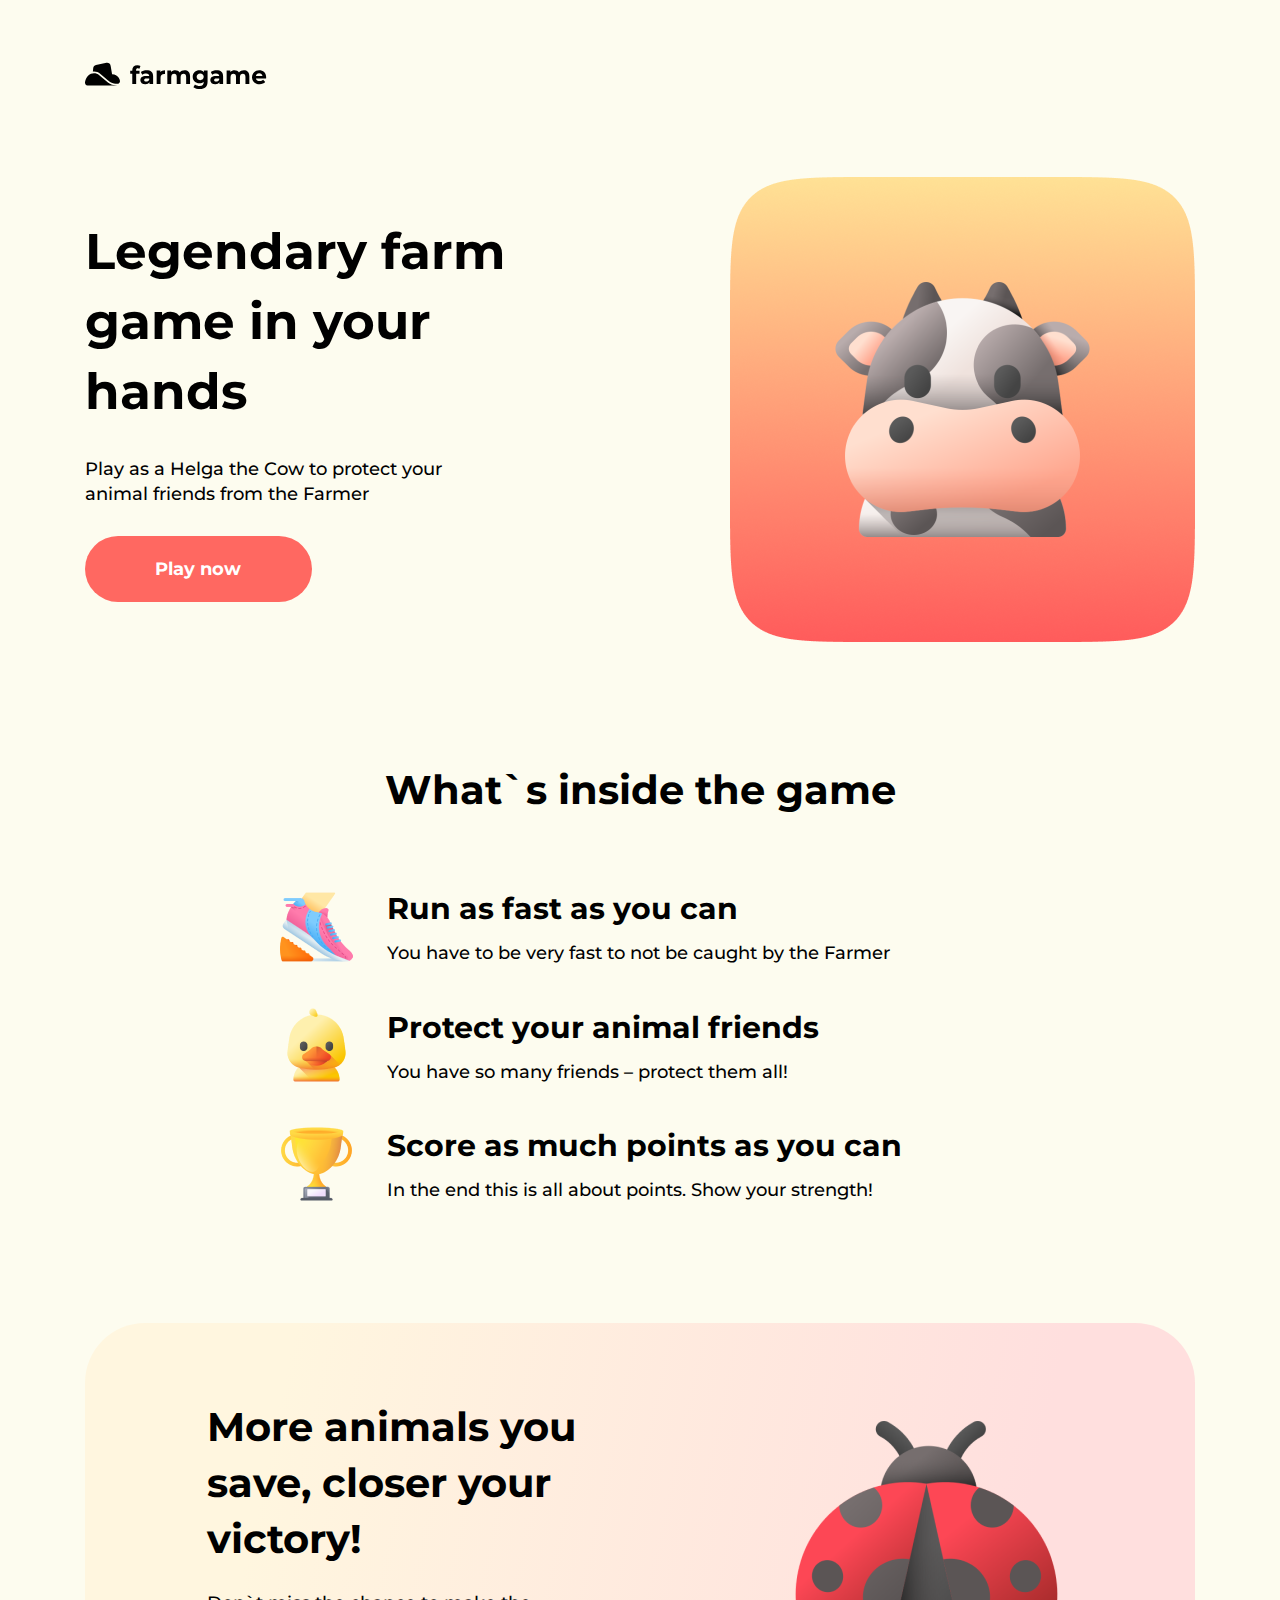
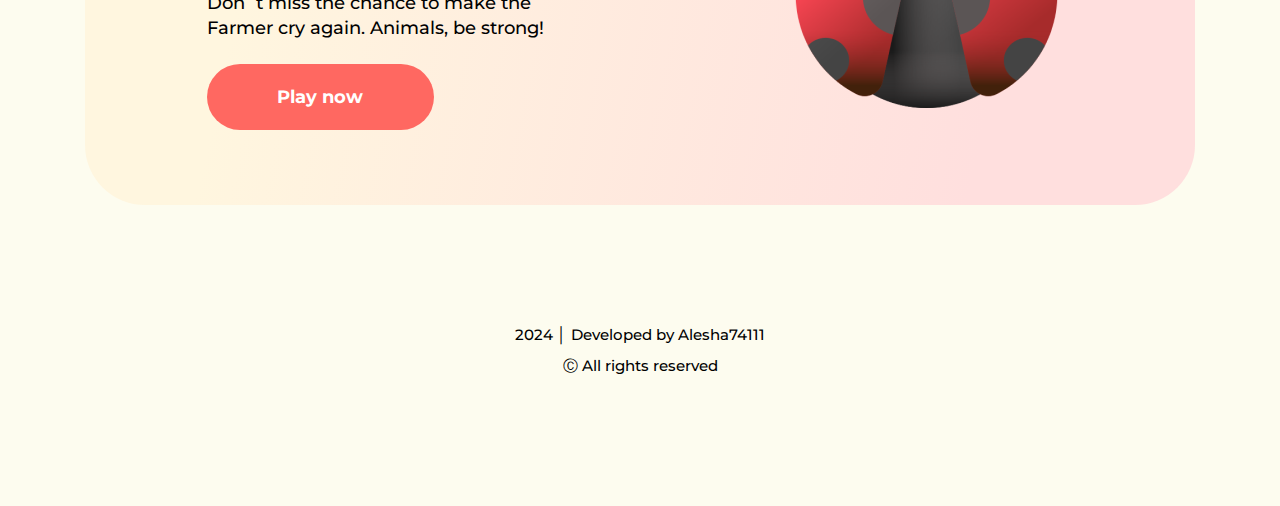
<file: index.html>
<!DOCTYPE html>
<html lang="en">
  <head>
    <meta charset="UTF-8" />
    <meta http-equiv="X-UA-Compatible" content="IE=edge" />
    <meta name="viewport" content="width=device-width, initial-scale=1.0" />
    <link rel="icon" type="image/x-icon" href="img/image4.png" />
    <link rel="preconnect" href="https://fonts.googleapis.com" />
    <link rel="preconnect" href="https://fonts.gstatic.com" crossorigin />
    <link
      href="https://fonts.googleapis.com/css2?family=Montserrat:wght@500;700&display=swap"
      rel="stylesheet"
    />
    <link rel="stylesheet" href="css/main.css" />
    <title>Farm Game</title>
  </head>
  <body>
    <header class="header" id="header">
      <div class="container">
        <a href="#" class="logo"><img src="img/logo.svg" alt="Farm Game" /></a>
        <div class="hero-wrapper">
          <div class="hero-wrap">
            <h1 class="hero-title">Legendary farm game in your hands</h1>
            <p class="hero-description">
              Play as a Helga the Cow to protect your animal friends from the
              Farmer
            </p>
            <a href="#features" class="btn">Play now</a>
          </div>
          <img src="img/image.png" alt="Cow" class="hero-image" />
        </div>
      </div>
    </header>
    <section class="section" id="features">
      <div class="container">
        <h2 class="section-title">What`s inside the game</h2>
        <div class="features">
          <div class="features-item">
            <img src="img/image1.png" alt="Run icon" class="features-img" />
            <div class="features-wrap">
              <h3 class="features-title">Run as fast as you can</h3>
              <p>You have to be very fast to not be caught by the Farmer</p>
            </div>
          </div>
          <div class="features-item">
            <img src="img/image2.png" alt="Dug icon" class="features-img" />
            <div class="features-wrap">
              <h3 class="features-title">Protect your animal friends</h3>
              <p>You have so many friends – protect them all!</p>
            </div>
          </div>
          <div class="features-item">
            <img src="img/image3.png" alt="Сгз icon" class="features-img" />
            <div class="features-wrap">
              <h3 class="features-title">Score as much points as you can</h3>
              <p>In the end this is all about points. Show your strength!</p>
            </div>
          </div>
        </div>
      </div>
    </section>
    <section class="section" id="practice">
      <div class="container">
        <div class="practice">
          <div class="practice-wrap">
            <h2 class="section-title practice-title">
              More animals you save, closer your victory!
            </h2>
            <p class="practice-text">
              Don`t miss the chance to make the Farmer cry again. Animals, be
              strong!
            </p>
            <a href="#features" class="btn">Play now</a>
          </div>
          <img src="img/image4.png" alt="Animals" class="practice-img" />
        </div>
      </div>
    </section>
    <footer class="footer" id="footer">
      <div class="container">
        <p class="footer-text">2024 │ Developed by Alesha74111</p>
        <p class="footer-text">Ⓒ All rights reserved</p>
      </div>
    </footer>
  </body>
</html>
</file>
<file: css/main.css>
html {
  scroll-behavior: smooth;
}
* {
  box-sizing: border-box;
}
body {
  margin: 0;
  padding: 0;
  font-family: "Montserrat", sans-serif;
  font-size: 18px;
  color: rgba(0, 0, 0, 1);
  background-color: #fdfcef;
}

h1,
h2,
h3 {
  margin: 0;
  font-weight: 700;
  line-height: 1.4em;
}

p {
  margin: 0;
  font-weight: 500;
  line-height: 1.37em;
}

.hero-title {
  font-size: 50px;
}

.section-title {
  font-size: 40px;
  text-align: center;
}

.container {
  max-width: 1110px;
  margin: 0 auto;
}

.header {
  padding-top: 60px;
}
.logo {
  display: block;
  max-width: 182px;
}

.hero-wrapper {
  display: flex;
  align-items: center;
  justify-content: space-between;
  margin-top: 82px;
}

.hero-wrap {
  width: 465px;
}

.hero-description {
  width: 423px;
  margin: 30px 0px;
}
.hero-image {
  width: 465px;
}

.btn {
  display: inline-block;
  width: 227px;
  padding: 22px 70px;
  font-size: 18px;
  font-weight: 700;
  color: #ffffff;
  background-color: rgba(255, 104, 97, 1);
  border-radius: 100px;
  text-decoration: none;
  transition: all 0.5s ease;
}

.btn:hover {
  background-color: rgb(255, 137, 131);
}

.section {
  padding-top: 120px;
}

.features {
  display: flex;
  flex-direction: column;
  gap: 41px;
  width: 720px;
  margin: 70px auto 0 auto;
}
.features-item {
  display: flex;
  align-items: center;
  gap: 34px;
}
.features-img {
  transition: all 0.5s ease;
}
.features-item:hover .features-img {
  filter: drop-shadow(0 0 1rem #e7918e);
}
.features-title {
  margin-bottom: 11px;
  font-size: 30px;
}
.practice {
  display: flex;
  align-items: center;
  justify-content: space-between;
  padding: 76px 125px 75px 122px;
  background: linear-gradient(102deg, #fff6df 17.38%, #ffdfde 81.25%);
  border-radius: 60px;
}

.practice-wrap {
  width: 475px;
}
.practice-title {
  text-align: left;
}
.practice-text {
  width: 371px;
  margin: 24px 0;
}

@keyframes rot {
  0% {
    transform: rotate(0deg);
  }

  100% {
    transform: rotate(360deg);
  }
}

.practice-img {
  animation: 5s linear 0s normal none infinite running rot;
}

.footer {
  padding: 120px 0;
  text-align: center;
  font-size: 15px;
}
.footer-text {
  margin-bottom: 10px;
}

/* Responsive */

/* Large: 992px - 1199px */
@media (max-width: 1199px) {
  .container {
    max-width: 960px;
  }
}

/* Medium: 768px - 991px */
@media (max-width: 991px) {
  .container {
    max-width: 720px;
  }
  .logo {
    margin: 0 auto;
  }
  .hero-wrapper {
    flex-direction: column-reverse;
    margin-top: 79px;
    gap: 51px;
  }
  .hero-wrap {
    width: auto;
    text-align: center;
  }
  .hero-description {
    width: auto;
  }
  .practice {
    flex-direction: column-reverse;
    gap: 101px;
    padding: 101px 144px;
    text-align: center;
  }

  .practice-title {
    text-align: center;
  }
  .practice-text {
    margin: 24px auto;
  }
}

/* Small: 576px - 767px */
@media (max-width: 767px) {
  .container {
    max-width: 540px;
  }
  .features {
    width: auto;
  }
  .features-item {
    flex-direction: column;
    text-align: center;
  }
  .practice {
    gap: 50px;
  }
}

/* Extra small: 0px (320px) - 575px */
@media (max-width: 575px) {
  .container {
    padding: 0 15px;
  }
  .hero-wrapper {
    margin-top: 50px;
  }

  .hero-image {
    width: 100%;
    display: block;
    border-radius: 70px;
  }

  .section {
    padding-top: 90px;
  }
  .features {
    margin-top: 50px;
  }
  .footer {
    padding: 90px 0;
  }
  .practice {
    padding: 70px 20px;
  }
  .practice-wrap {
    width: auto;
  }
  .practice-text {
    width: auto;
  }
  .practice-img {
    width: 201px;
  }
}

/*практика
@media (max-width: 1199px) {
    body{
        background-color: rgb(228, 142, 142);
    }
}

@media (max-width: 991px) {
    body {
            background-color: rgb(153, 216, 153);
        }
}
@media (max-width: 767px) {
    body {
            background-color: rgb(219, 199, 119);
        }
}

@media (max-width: 575px) {
    body {
            background-color: rgb(127, 53, 91);
        }
}
/*
@media (min-width: 900px) {
    body {
        background-color: green;
    }
} */
</file>
